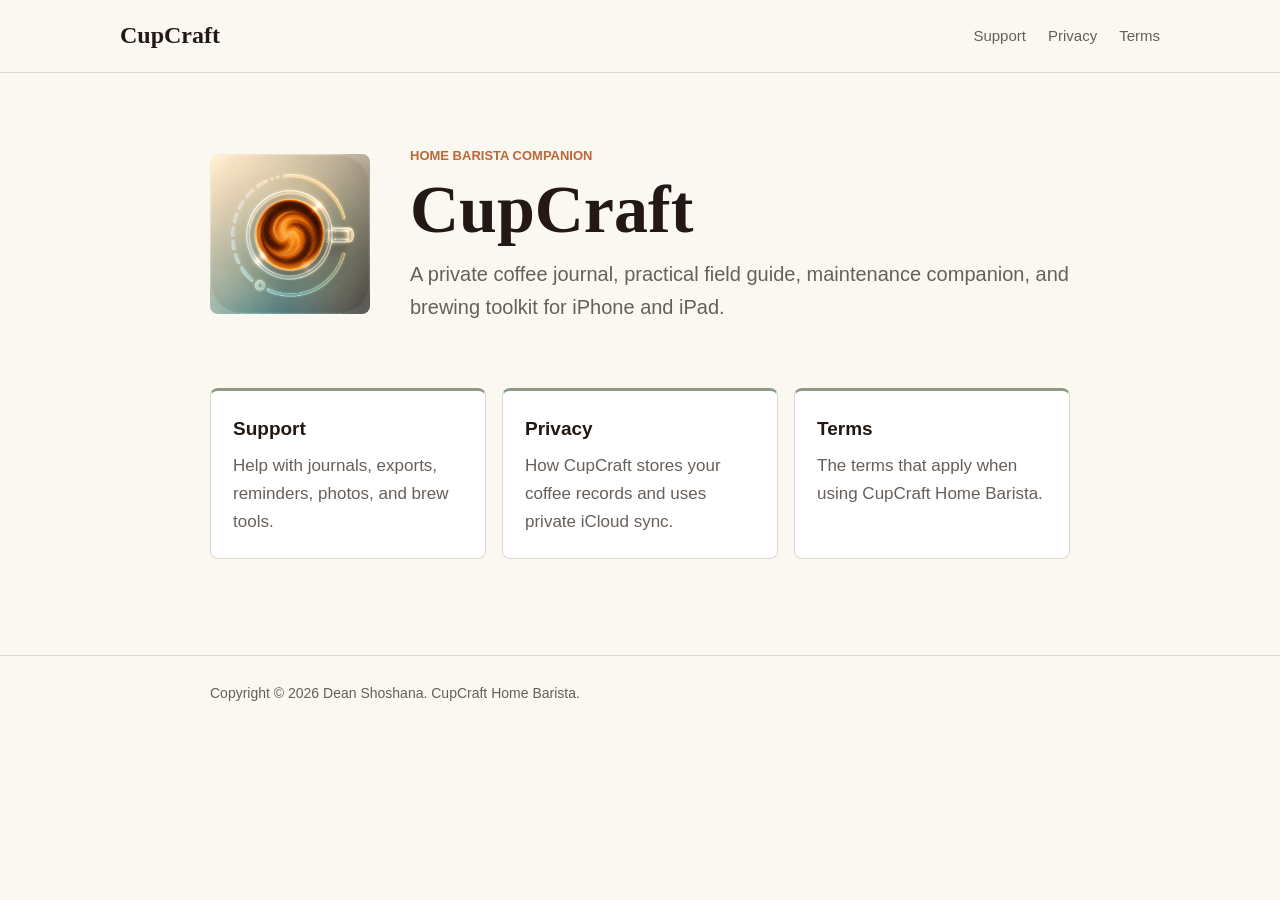
<file: index.html>
<!doctype html>
<html lang="en">
<head>
  <meta charset="utf-8">
  <meta name="viewport" content="width=device-width, initial-scale=1">
  <meta name="description" content="Official support and legal information for CupCraft Home Barista.">
  <title>CupCraft Home Barista</title>
  <link rel="stylesheet" href="styles.css">
</head>
<body>
  <header>
    <div class="nav">
      <a class="brand" href="index.html">CupCraft</a>
      <nav aria-label="Primary">
        <a href="support.html">Support</a>
        <a href="privacy.html">Privacy</a>
        <a href="terms.html">Terms</a>
      </nav>
    </div>
  </header>
  <main>
    <section class="hero">
      <img src="assets/cupcraft-icon.png" alt="CupCraft coffee cup logo">
      <div>
        <p class="eyebrow">Home Barista Companion</p>
        <h1>CupCraft</h1>
        <p class="lede">A private coffee journal, practical field guide, maintenance companion, and brewing toolkit for iPhone and iPad.</p>
      </div>
    </section>
    <section class="links" aria-label="CupCraft resources">
      <a class="link-card" href="support.html"><strong>Support</strong><span>Help with journals, exports, reminders, photos, and brew tools.</span></a>
      <a class="link-card" href="privacy.html"><strong>Privacy</strong><span>How CupCraft stores your coffee records and uses private iCloud sync.</span></a>
      <a class="link-card" href="terms.html"><strong>Terms</strong><span>The terms that apply when using CupCraft Home Barista.</span></a>
    </section>
  </main>
  <footer><div class="footer-inner">Copyright &copy; 2026 Dean Shoshana. CupCraft Home Barista.</div></footer>
</body>
</html>
</file>
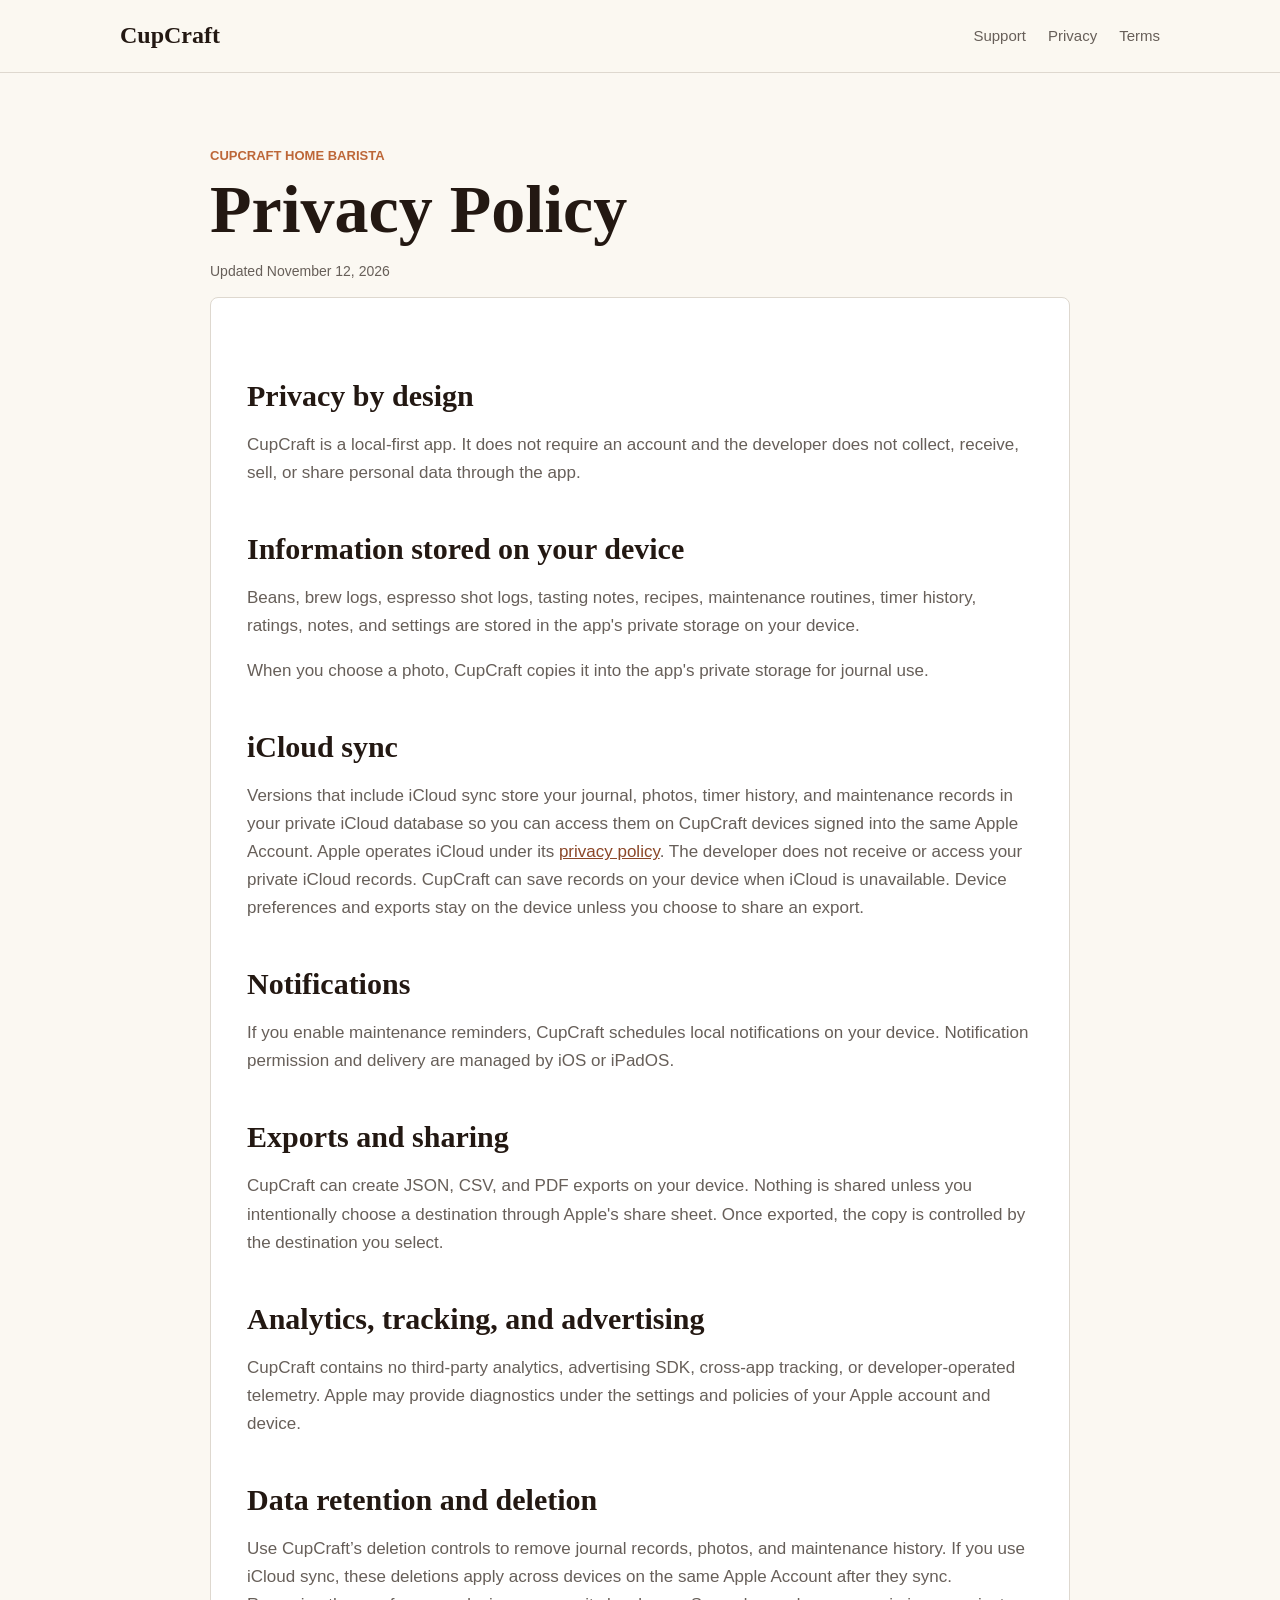
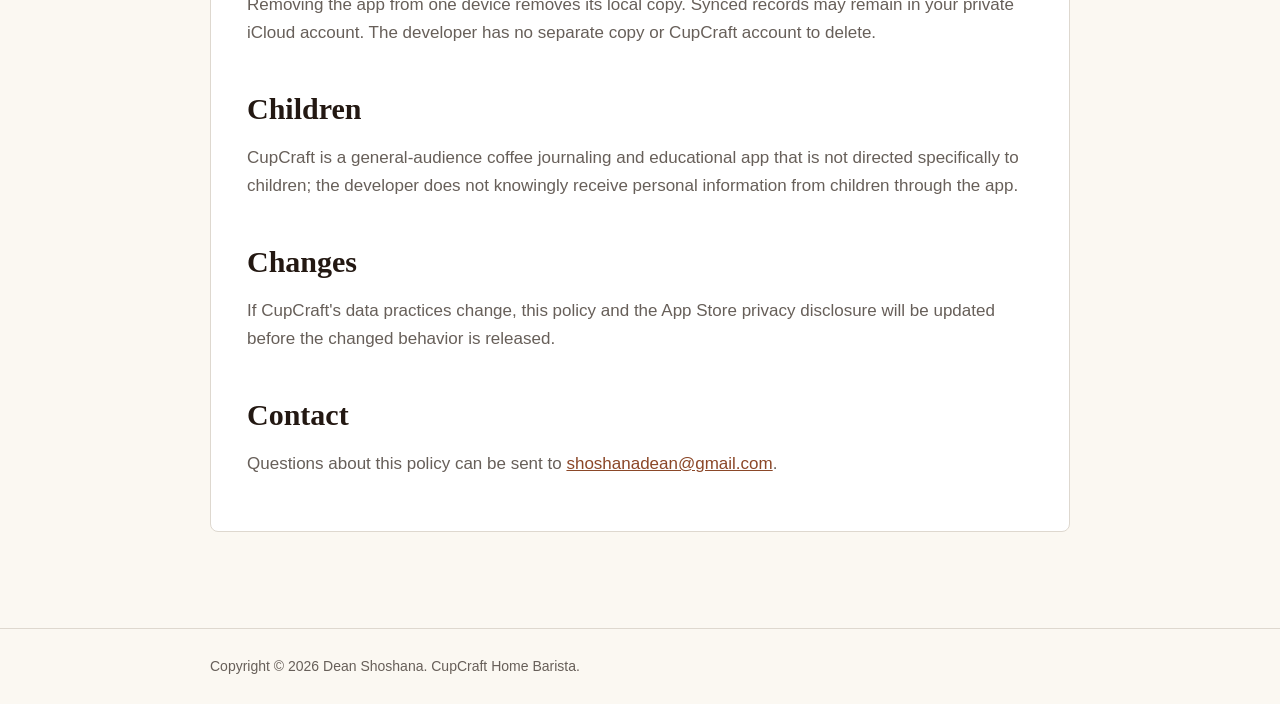
<file: privacy.html>
<!doctype html>
<html lang="en">
<head>
  <meta charset="utf-8">
  <meta name="viewport" content="width=device-width, initial-scale=1">
  <meta name="description" content="Privacy policy for CupCraft Home Barista.">
  <title>Privacy Policy - CupCraft</title>
  <link rel="stylesheet" href="styles.css">
</head>
<body>
  <header><div class="nav"><a class="brand" href="index.html">CupCraft</a><nav aria-label="Primary"><a href="support.html">Support</a><a href="privacy.html">Privacy</a><a href="terms.html">Terms</a></nav></div></header>
  <main>
    <p class="eyebrow">CupCraft Home Barista</p>
    <h1>Privacy Policy</h1>
    <p class="updated">Updated November 12, 2026</p>
    <article class="document">
      <h2>Privacy by design</h2>
      <p>CupCraft is a local-first app. It does not require an account and the developer does not collect, receive, sell, or share personal data through the app.</p>

      <h2>Information stored on your device</h2>
      <p>Beans, brew logs, espresso shot logs, tasting notes, recipes, maintenance routines, timer history, ratings, notes, and settings are stored in the app's private storage on your device.</p>
      <p>When you choose a photo, CupCraft copies it into the app's private storage for journal use.</p>

      <h2>iCloud sync</h2>
      <p>Versions that include iCloud sync store your journal, photos, timer history, and maintenance records in your private iCloud database so you can access them on CupCraft devices signed into the same Apple Account. Apple operates iCloud under its <a href="https://www.apple.com/legal/privacy/">privacy policy</a>. The developer does not receive or access your private iCloud records. CupCraft can save records on your device when iCloud is unavailable. Device preferences and exports stay on the device unless you choose to share an export.</p>

      <h2>Notifications</h2>
      <p>If you enable maintenance reminders, CupCraft schedules local notifications on your device. Notification permission and delivery are managed by iOS or iPadOS.</p>

      <h2>Exports and sharing</h2>
      <p>CupCraft can create JSON, CSV, and PDF exports on your device. Nothing is shared unless you intentionally choose a destination through Apple's share sheet. Once exported, the copy is controlled by the destination you select.</p>

      <h2>Analytics, tracking, and advertising</h2>
      <p>CupCraft contains no third-party analytics, advertising SDK, cross-app tracking, or developer-operated telemetry. Apple may provide diagnostics under the settings and policies of your Apple account and device.</p>

      <h2>Data retention and deletion</h2>
      <p>Use CupCraft’s deletion controls to remove journal records, photos, and maintenance history. If you use iCloud sync, these deletions apply across devices on the same Apple Account after they sync. Removing the app from one device removes its local copy. Synced records may remain in your private iCloud account. The developer has no separate copy or CupCraft account to delete.</p>

      <h2>Children</h2>
      <p>CupCraft is a general-audience coffee journaling and educational app that is not directed specifically to children; the developer does not knowingly receive personal information from children through the app.</p>

      <h2>Changes</h2>
      <p>If CupCraft's data practices change, this policy and the App Store privacy disclosure will be updated before the changed behavior is released.</p>

      <h2>Contact</h2>
      <p>Questions about this policy can be sent to <a href="mailto:shoshanadean@gmail.com">shoshanadean@gmail.com</a>.</p>
    </article>
  </main>
  <footer><div class="footer-inner">Copyright &copy; 2026 Dean Shoshana. CupCraft Home Barista.</div></footer>
</body>
</html>
</file>
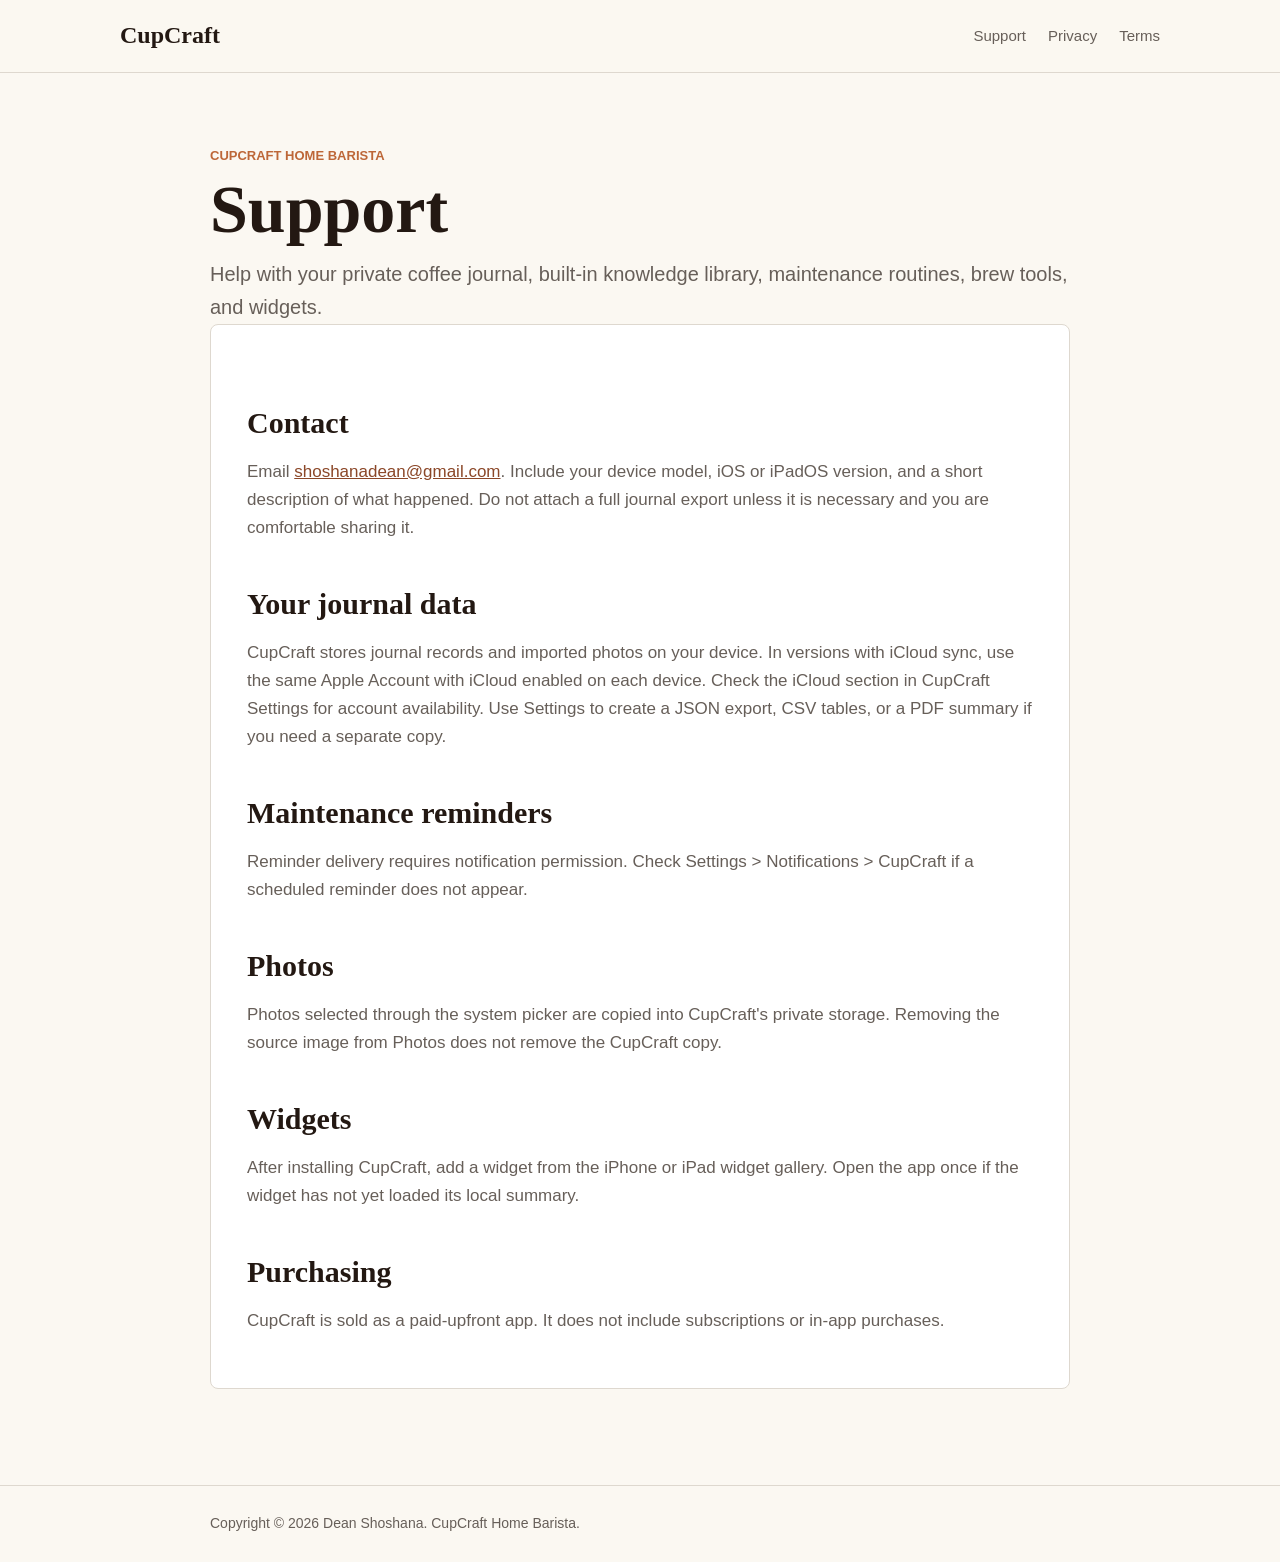
<file: support.html>
<!doctype html>
<html lang="en">
<head>
  <meta charset="utf-8">
  <meta name="viewport" content="width=device-width, initial-scale=1">
  <meta name="description" content="Support for CupCraft Home Barista.">
  <title>Support - CupCraft</title>
  <link rel="stylesheet" href="styles.css">
</head>
<body>
  <header><div class="nav"><a class="brand" href="index.html">CupCraft</a><nav aria-label="Primary"><a href="support.html">Support</a><a href="privacy.html">Privacy</a><a href="terms.html">Terms</a></nav></div></header>
  <main>
    <p class="eyebrow">CupCraft Home Barista</p>
    <h1>Support</h1>
    <p class="lede">Help with your private coffee journal, built-in knowledge library, maintenance routines, brew tools, and widgets.</p>
    <article class="document">
      <h2>Contact</h2>
      <p>Email <a href="mailto:shoshanadean@gmail.com">shoshanadean@gmail.com</a>. Include your device model, iOS or iPadOS version, and a short description of what happened. Do not attach a full journal export unless it is necessary and you are comfortable sharing it.</p>

      <h2>Your journal data</h2>
      <p>CupCraft stores journal records and imported photos on your device. In versions with iCloud sync, use the same Apple Account with iCloud enabled on each device. Check the iCloud section in CupCraft Settings for account availability. Use Settings to create a JSON export, CSV tables, or a PDF summary if you need a separate copy.</p>

      <h2>Maintenance reminders</h2>
      <p>Reminder delivery requires notification permission. Check Settings &gt; Notifications &gt; CupCraft if a scheduled reminder does not appear.</p>

      <h2>Photos</h2>
      <p>Photos selected through the system picker are copied into CupCraft's private storage. Removing the source image from Photos does not remove the CupCraft copy.</p>

      <h2>Widgets</h2>
      <p>After installing CupCraft, add a widget from the iPhone or iPad widget gallery. Open the app once if the widget has not yet loaded its local summary.</p>

      <h2>Purchasing</h2>
      <p>CupCraft is sold as a paid-upfront app. It does not include subscriptions or in-app purchases.</p>
    </article>
  </main>
  <footer><div class="footer-inner">Copyright &copy; 2026 Dean Shoshana. CupCraft Home Barista.</div></footer>
</body>
</html>
</file>
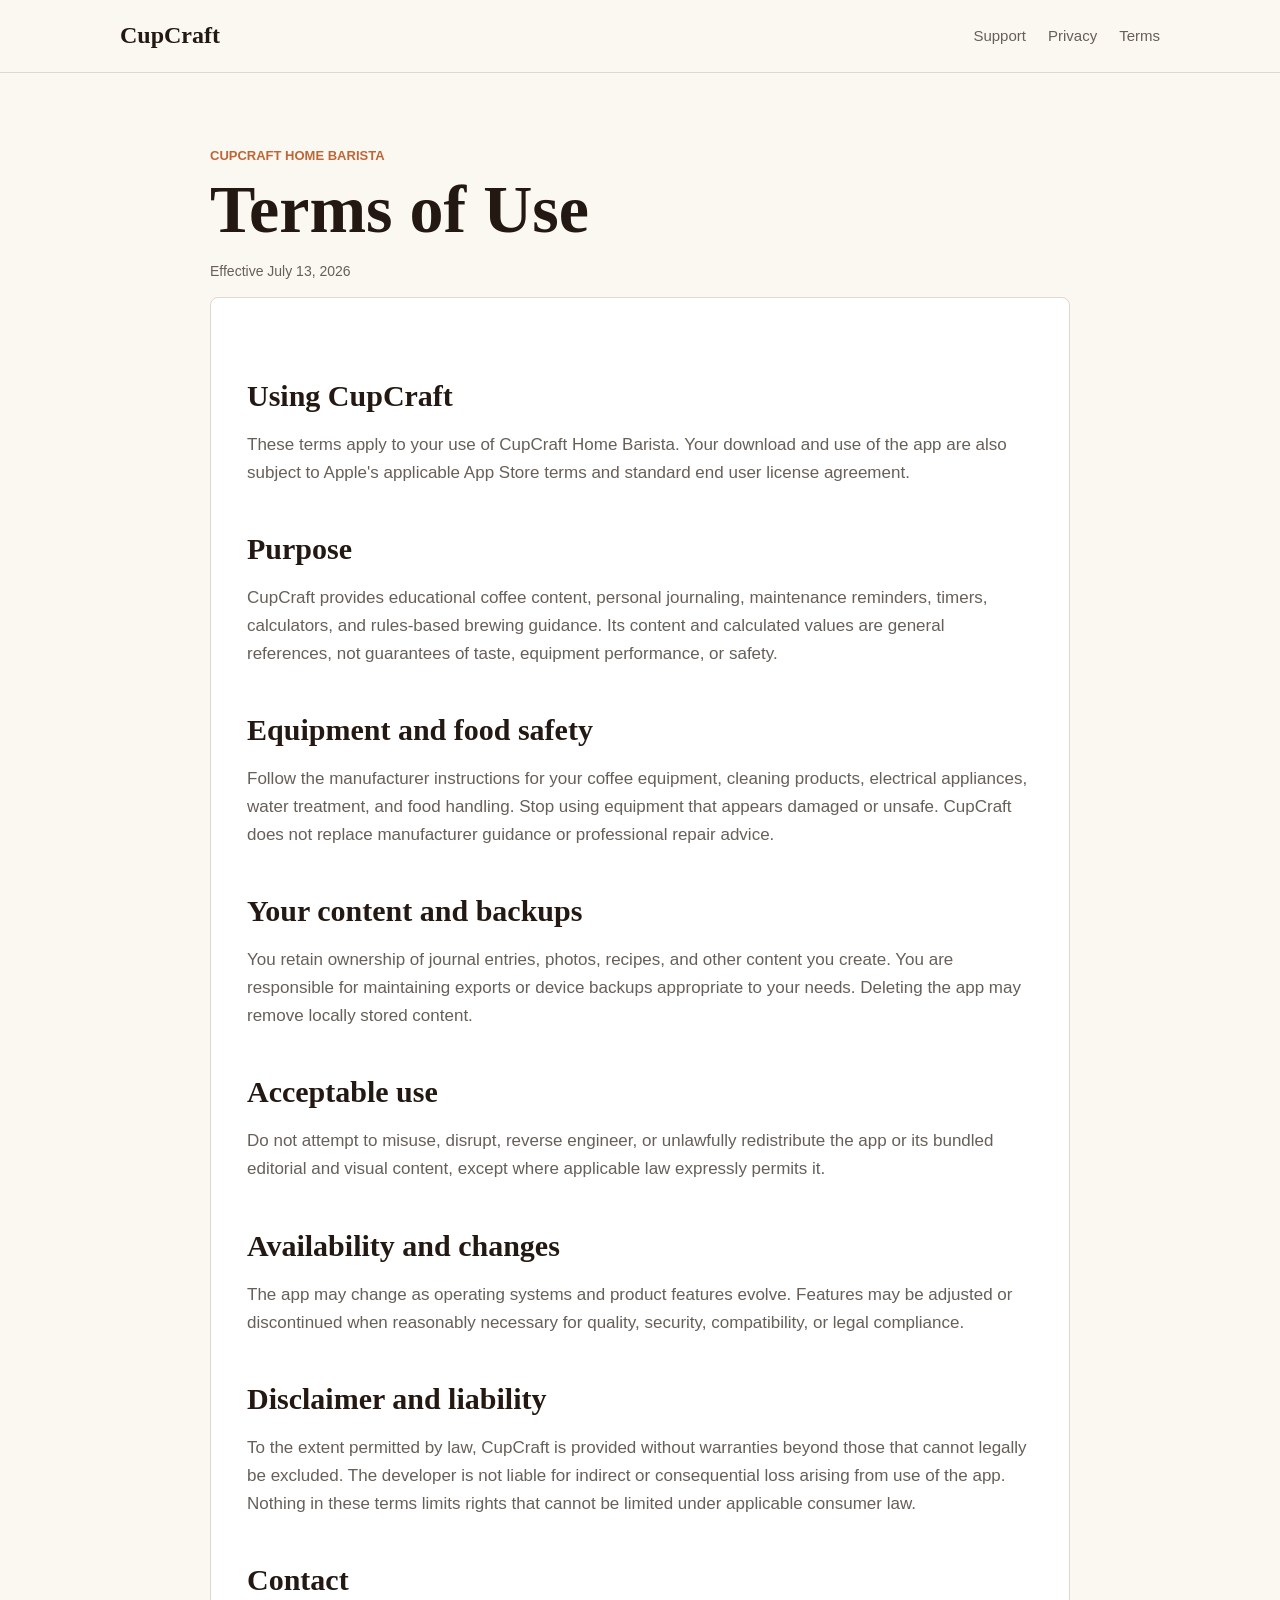
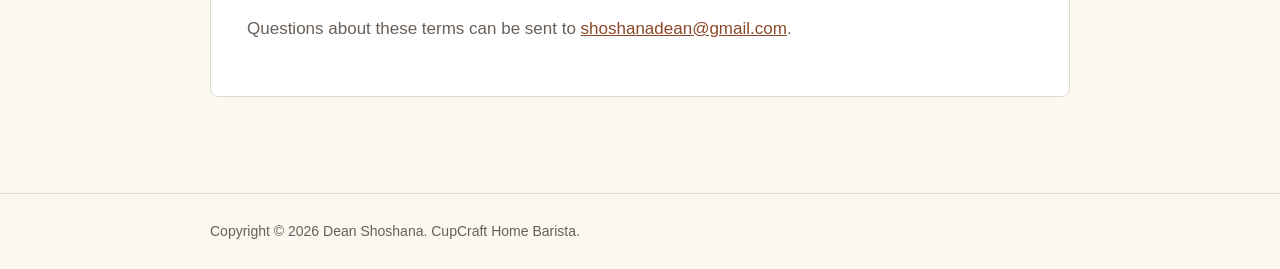
<file: terms.html>
<!doctype html>
<html lang="en">
<head>
  <meta charset="utf-8">
  <meta name="viewport" content="width=device-width, initial-scale=1">
  <meta name="description" content="Terms of use for CupCraft Home Barista.">
  <title>Terms of Use - CupCraft</title>
  <link rel="stylesheet" href="styles.css">
</head>
<body>
  <header><div class="nav"><a class="brand" href="index.html">CupCraft</a><nav aria-label="Primary"><a href="support.html">Support</a><a href="privacy.html">Privacy</a><a href="terms.html">Terms</a></nav></div></header>
  <main>
    <p class="eyebrow">CupCraft Home Barista</p>
    <h1>Terms of Use</h1>
    <p class="updated">Effective July 13, 2026</p>
    <article class="document">
      <h2>Using CupCraft</h2>
      <p>These terms apply to your use of CupCraft Home Barista. Your download and use of the app are also subject to Apple's applicable App Store terms and standard end user license agreement.</p>

      <h2>Purpose</h2>
      <p>CupCraft provides educational coffee content, personal journaling, maintenance reminders, timers, calculators, and rules-based brewing guidance. Its content and calculated values are general references, not guarantees of taste, equipment performance, or safety.</p>

      <h2>Equipment and food safety</h2>
      <p>Follow the manufacturer instructions for your coffee equipment, cleaning products, electrical appliances, water treatment, and food handling. Stop using equipment that appears damaged or unsafe. CupCraft does not replace manufacturer guidance or professional repair advice.</p>

      <h2>Your content and backups</h2>
      <p>You retain ownership of journal entries, photos, recipes, and other content you create. You are responsible for maintaining exports or device backups appropriate to your needs. Deleting the app may remove locally stored content.</p>

      <h2>Acceptable use</h2>
      <p>Do not attempt to misuse, disrupt, reverse engineer, or unlawfully redistribute the app or its bundled editorial and visual content, except where applicable law expressly permits it.</p>

      <h2>Availability and changes</h2>
      <p>The app may change as operating systems and product features evolve. Features may be adjusted or discontinued when reasonably necessary for quality, security, compatibility, or legal compliance.</p>

      <h2>Disclaimer and liability</h2>
      <p>To the extent permitted by law, CupCraft is provided without warranties beyond those that cannot legally be excluded. The developer is not liable for indirect or consequential loss arising from use of the app. Nothing in these terms limits rights that cannot be limited under applicable consumer law.</p>

      <h2>Contact</h2>
      <p>Questions about these terms can be sent to <a href="mailto:shoshanadean@gmail.com">shoshanadean@gmail.com</a>.</p>
    </article>
  </main>
  <footer><div class="footer-inner">Copyright &copy; 2026 Dean Shoshana. CupCraft Home Barista.</div></footer>
</body>
</html>
</file>
<file: styles.css>
:root {
  color-scheme: light;
  --ink: #231812;
  --muted: #675f59;
  --paper: #fbf8f2;
  --panel: #ffffff;
  --line: #ded8cf;
  --sage: #8d9b82;
  --copper: #bd6738;
}

* { box-sizing: border-box; }

body {
  margin: 0;
  background: var(--paper);
  color: var(--ink);
  font: 17px/1.65 -apple-system, BlinkMacSystemFont, "Segoe UI", sans-serif;
}

a { color: #8b4728; }
a:hover { color: var(--copper); }

header {
  border-bottom: 1px solid var(--line);
  background: rgba(251, 248, 242, 0.96);
}

.nav {
  width: min(1040px, calc(100% - 40px));
  min-height: 72px;
  margin: 0 auto;
  display: flex;
  align-items: center;
  justify-content: space-between;
  gap: 24px;
}

.brand {
  color: var(--ink);
  font-family: Georgia, serif;
  font-size: 24px;
  font-weight: 700;
  text-decoration: none;
}

nav { display: flex; gap: 22px; }
nav a { color: var(--muted); font-size: 15px; text-decoration: none; }

main {
  width: min(860px, calc(100% - 40px));
  margin: 0 auto;
  padding: 72px 0 96px;
}

.hero {
  display: grid;
  grid-template-columns: 160px 1fr;
  align-items: center;
  gap: 40px;
  margin-bottom: 64px;
}

.hero img {
  width: 160px;
  height: 160px;
  border-radius: 8px;
}

.eyebrow {
  margin: 0 0 8px;
  color: var(--copper);
  font-size: 13px;
  font-weight: 800;
  letter-spacing: 0;
  text-transform: uppercase;
}

h1, h2 {
  font-family: Georgia, serif;
  letter-spacing: 0;
}

h1 { margin: 0 0 12px; font-size: clamp(42px, 7vw, 68px); line-height: 1.05; }
h2 { margin: 44px 0 12px; font-size: 30px; line-height: 1.2; }
h3 { margin: 28px 0 8px; font-size: 19px; }
p, li { color: var(--muted); }

.lede { margin: 0; font-size: 20px; }
.updated { color: var(--muted); font-size: 14px; }

.links {
  display: grid;
  grid-template-columns: repeat(3, 1fr);
  gap: 16px;
}

.link-card {
  min-height: 148px;
  padding: 22px;
  border: 1px solid var(--line);
  border-top: 3px solid var(--sage);
  border-radius: 8px;
  background: var(--panel);
  color: var(--ink);
  text-decoration: none;
}

.link-card strong { display: block; margin-bottom: 8px; font-size: 19px; }
.link-card span { color: var(--muted); }

.document {
  padding: 36px;
  border: 1px solid var(--line);
  border-radius: 8px;
  background: var(--panel);
}

footer {
  border-top: 1px solid var(--line);
  color: var(--muted);
  font-size: 14px;
}

.footer-inner {
  width: min(860px, calc(100% - 40px));
  margin: 0 auto;
  padding: 26px 0;
}

@media (max-width: 700px) {
  .nav { align-items: flex-start; flex-direction: column; padding: 18px 0; }
  nav { flex-wrap: wrap; }
  main { padding-top: 48px; }
  .hero { grid-template-columns: 96px 1fr; gap: 22px; }
  .hero img { width: 96px; height: 96px; }
  .links { grid-template-columns: 1fr; }
  .document { padding: 24px; }
}
</file>
